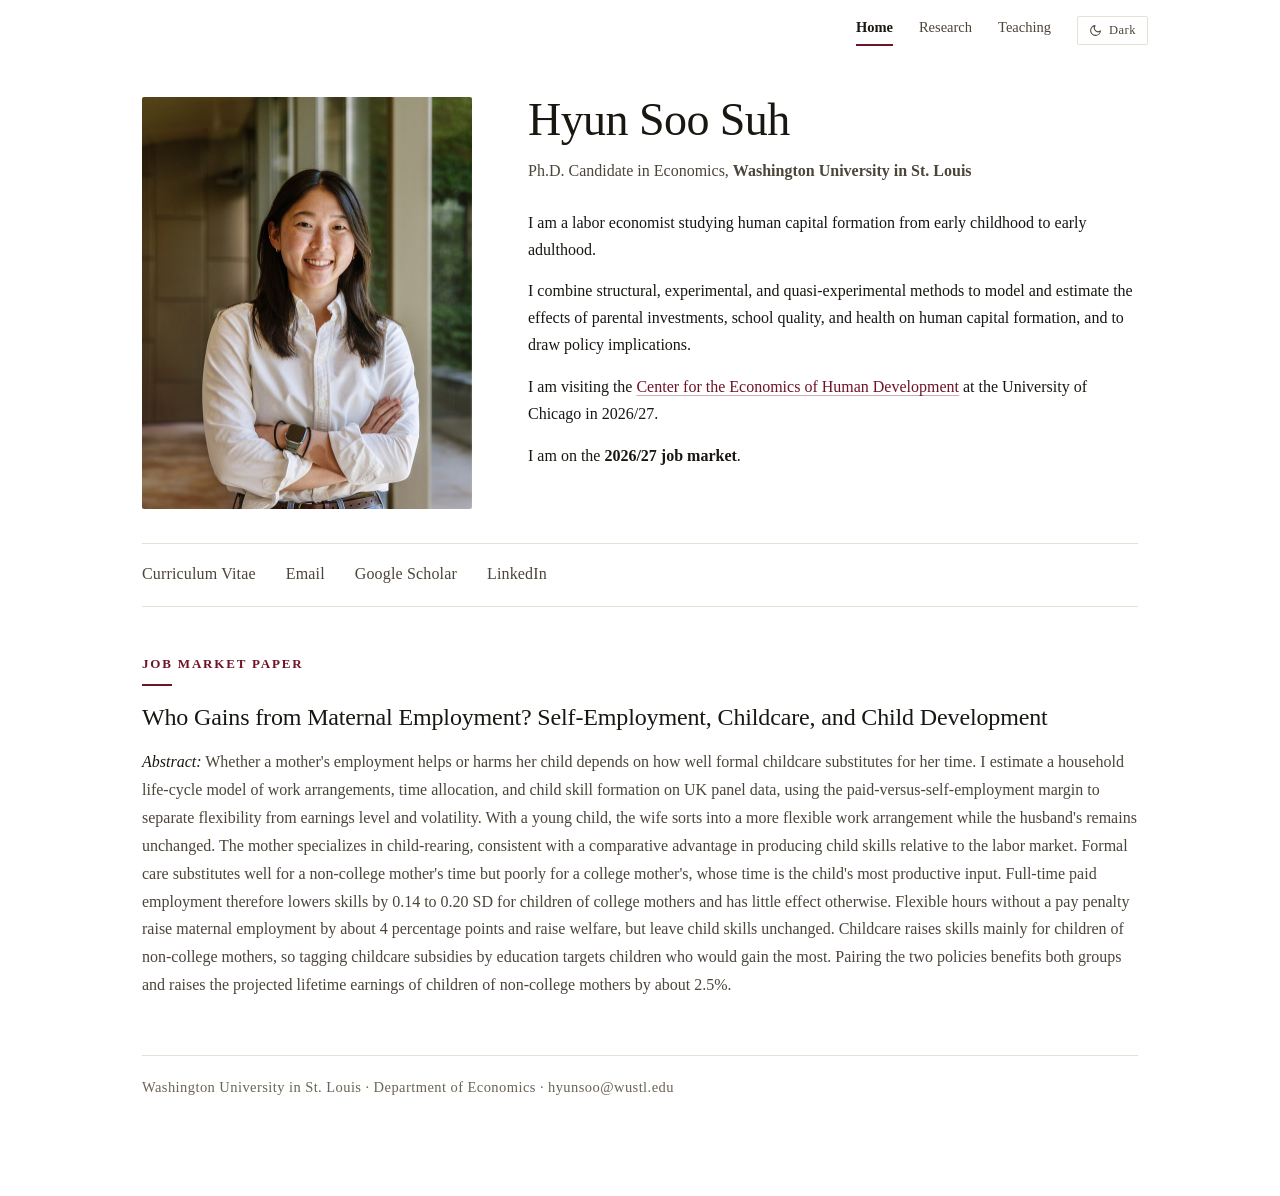
<file: index.html>
<!doctype html>
<html lang="en">
<head>
<meta charset="utf-8">
<meta name="viewport" content="width=device-width, initial-scale=1">
<title>Hyun Soo Suh</title>
<meta name="description" content="Hyun Soo Suh — Ph.D. Candidate in Economics, Washington University in St. Louis. Labor economist studying human capital formation from early childhood to early adulthood.">
<link rel="icon" href="/favicon.ico?v=3" sizes="any">
<link rel="icon" type="image/png" sizes="32x32" href="/favicon-32.png?v=3">
<link rel="icon" type="image/png" sizes="16x16" href="/favicon-16.png?v=3">
<link rel="apple-touch-icon" href="/apple-touch-icon.png?v=3">
<link rel="stylesheet" href="style.css?v=11">
<script>try{var t=localStorage.getItem("theme");if(t)document.documentElement.setAttribute("data-theme",t);}catch(e){}</script>
<style>
/* fonts and colours come from style.css; page layout lives here */

/* Palatino has only Regular and Bold — weight 500 would render as Regular,
   so anything meant to look emphasised has to go to 600/700. */
strong, b { font-weight: 700; }
.mast-name { font-weight: 400 !important; letter-spacing: -0.012em !important; font-size: 46px !important; }
.mast-role strong,
.mast-bio .market strong { font-weight: 700 !important; }
.ed-jmp h2 { font-weight: 400 !important; letter-spacing: -0.006em !important; }
.ed-jmp .eyebrow { font-weight: 600 !important; }
.topbar a.here { font-weight: 600; }
.rail-role strong, .paper h3, .inst { font-weight: 600; }

/* Palatino runs a little wide, so give the text a hair more room */
.mast-bio p { font-size: 16px !important; }

/* ===== BIG PORTRAIT: large face, description alongside ===== */

.ed { max-width: 1060px; margin: 0 auto; padding: 34px 32px 96px; }

/* ---- masthead: everything about you, beside the portrait ---- */
.masthead {
  display: grid;
  grid-template-columns: 330px minmax(0, 1fr);
  gap: 56px;
  align-items: start;
  padding-bottom: 34px;
}
.mast-name {
  font-family: var(--serif);
  font-size: 54px;
  font-weight: 500;
  line-height: 1.02;
  letter-spacing: -0.022em;
  margin: 0;
  color: var(--ink);
}
.mast-role {
  font-family: var(--serif);
  font-size: 16px;
  line-height: 1.55;
  color: var(--ink-soft);
  margin: 15px 0 0;
}
.mast-role strong { color: inherit; font-weight: 500; }

/* the description now sits in the masthead, next to the face */
.mast-bio { margin: 26px 0 0; }
.mast-bio p { font-family: var(--serif); margin: 0; color: var(--ink); }
/* all four sentences: one size, one colour */
.mast-bio p {
  font-size: 17.5px;
  line-height: 1.68;
  color: var(--ink);
}
.mast-bio p + p { margin-top: 15px; }
.mast-bio .market strong { font-weight: 500; color: inherit; }
.mast-bio .visiting-line a { color: var(--accent); }

/* ---- the portrait, at proper scale ---- */
.mast-portrait {
  width: 330px;
  aspect-ratio: 4 / 5;
  object-fit: cover;
  display: block;
  border-radius: 2px;
}

/* ---- link row ---- */
.ed-links {
  display: flex;
  flex-wrap: wrap;
  gap: 0 30px;
  padding: 15px 0;
  border-top: 1px solid var(--rule);
  border-bottom: 1px solid var(--rule);
}
.ed-links a {
  font-family: var(--serif);
  font-size: 16px;            /* same as the Ph.D. Candidate line */
  letter-spacing: 0.01em;
  color: var(--ink-soft);
  text-decoration: none;
  padding: 2px 0;
  border-bottom: 1px solid transparent;
  transition: color .15s ease, border-color .15s ease;
}
.ed-links a:hover { color: var(--accent); border-bottom-color: color-mix(in srgb, var(--accent) 45%, transparent); }
@media (prefers-reduced-motion: reduce) { .ed-links a { transition: none; } }

/* ---- job market paper ---- */
.ed-jmp { margin-top: 46px; max-width: none; }
.ed-jmp .eyebrow {
  margin-bottom: 16px; color: var(--accent);
  border-bottom: none; padding-bottom: 0; letter-spacing: 0.14em;
}
.ed-jmp .eyebrow::after {
  content: ""; display: block; width: 30px; height: 2px;
  background: var(--accent); margin-top: 10px;
}
.ed-jmp h2 {
  font-family: var(--serif);
  font-size: 24px; font-weight: 500;
  line-height: 1.26; letter-spacing: -0.008em;
  margin: 0 0 16px;
}
.ed-jmp h2 a { color: var(--ink); text-decoration: none; }
.ed-jmp h2 a:hover { color: var(--accent); }
.ed-jmp .abstract {
  font-family: var(--serif);
  font-size: 16px; line-height: 1.74;
  color: var(--ink-soft); margin: 0;
}
.ed-jmp .abstract .lbl { font-style: italic; color: var(--ink); }

.ed footer { margin-top: 56px; max-width: none; font-size: 14.5px; }

@media (max-width: 900px) {
  .masthead { grid-template-columns: 250px minmax(0, 1fr); gap: 36px; }
  .mast-portrait { width: 250px; }
  .mast-name { font-size: 40px !important; }
}
@media (max-width: 680px) {
  .ed { padding: 26px 22px 72px; }
  .masthead { grid-template-columns: 1fr; gap: 26px; }
  .mast-portrait { width: 100%; max-width: 320px; }
  .mast-name { font-size: 34px !important; }
  .mast-bio p { font-size: 16px; }
  .ed-jmp h2 { font-size: 21px; }
}
</style>
</head>
<body>

<header class="topbar">
  <nav aria-label="Pages">
    <a href="index.html" class="here">Home</a>
    <a href="research.html">Research</a>
    <a href="teaching.html">Teaching</a>
  </nav>
  <button id="theme-toggle" class="theme-toggle" type="button" aria-label="Switch colour theme"></button>
</header>

<div class="ed">

  <header class="masthead">
    <img class="mast-portrait" src="headshot.jpg?v=2" alt="Hyun Soo Suh">
    <div>
      <h1 class="mast-name">Hyun Soo Suh</h1>
      <p class="mast-role">Ph.D. Candidate in Economics, <strong>Washington University in St.&nbsp;Louis</strong></p>
      <div class="mast-bio">
        <p class="lede">I am a labor economist studying human capital formation from early childhood to early adulthood.</p>
        <p class="sub">I combine structural, experimental, and quasi-experimental methods to model and estimate the effects of parental investments, school quality, and health on human capital formation, and to draw policy implications.</p>
        <p class="visiting-line">I am visiting the <a href="https://cehd.uchicago.edu" target="_blank" rel="noopener">Center for the Economics of Human Development</a> at the University of Chicago in 2026/27.</p>
        <p class="market">I am on the <strong>2026/27 job market</strong>.</p>
      </div>
    </div>
  </header>

  <nav class="ed-links" aria-label="Profiles and documents">
    <a href="CV_Suh.pdf">Curriculum Vitae</a>
    <a href="mailto:hyunsoo@wustl.edu">Email</a>
    <a href="https://scholar.google.com/citations?user=-Q9oI1gAAAAJ&amp;hl=en" target="_blank" rel="noopener">Google Scholar</a>
    <a href="https://www.linkedin.com/in/hyun-soo-suh-23a05813a/" target="_blank" rel="noopener">LinkedIn</a>
  </nav>

  <main>
    <section class="ed-jmp">
      <p class="eyebrow">Job Market Paper</p>
      <h2><a href="JMP_Suh.pdf">Who Gains from Maternal Employment? Self-Employment, Childcare, and Child Development</a></h2>
      <p class="abstract"><span class="lbl">Abstract:</span> Whether a mother's employment helps or harms her child depends on how well formal childcare substitutes for her time. I estimate a household life-cycle model of work arrangements, time allocation, and child skill formation on UK panel data, using the paid-versus-self-employment margin to separate flexibility from earnings level and volatility. With a young child, the wife sorts into a more flexible work arrangement while the husband's remains unchanged. The mother specializes in child-rearing, consistent with a comparative advantage in producing child skills relative to the labor market. Formal care substitutes well for a non-college mother's time but poorly for a college mother's, whose time is the child's most productive input. Full-time paid employment therefore lowers skills by 0.14 to 0.20 SD for children of college mothers and has little effect otherwise. Flexible hours without a pay penalty raise maternal employment by about 4 percentage points and raise welfare, but leave child skills unchanged. Childcare raises skills mainly for children of non-college mothers, so tagging childcare subsidies by education targets children who would gain the most. Pairing the two policies benefits both groups and raises the projected lifetime earnings of children of non-college mothers by about 2.5%.</p>
    </section>

    <footer>Washington University in St. Louis · Department of Economics · hyunsoo@wustl.edu</footer>
  </main>
</div>

<script>
(function () {
  var root = document.documentElement, btn = document.getElementById("theme-toggle");
  if (!btn) return;
  var MOON = '<svg viewBox="0 0 24 24" fill="none" stroke="currentColor" stroke-width="2" stroke-linecap="round" stroke-linejoin="round" aria-hidden="true"><path d="M21 12.79A9 9 0 1 1 11.21 3 7 7 0 0 0 21 12.79z"/></svg>',
      SUN  = '<svg viewBox="0 0 24 24" fill="none" stroke="currentColor" stroke-width="2" stroke-linecap="round" stroke-linejoin="round" aria-hidden="true"><circle cx="12" cy="12" r="4"/><path d="M12 2v2M12 20v2M4.9 4.9l1.4 1.4M17.7 17.7l1.4 1.4M2 12h2M20 12h2M6.3 17.7l-1.4 1.4M19.1 4.9l-1.4 1.4"/></svg>';
  function current(){ return root.getAttribute("data-theme") || "light"; }
  function render(){ var d = current()==="dark"; btn.innerHTML = (d?SUN:MOON) + "<span>" + (d?"Light":"Dark") + "</span>"; }
  btn.addEventListener("click", function(){ var n = current()==="dark"?"light":"dark"; root.setAttribute("data-theme", n); try{localStorage.setItem("theme",n);}catch(e){} render(); });
  render();
})();
(function(){ var bar=document.querySelector('.topbar'); if(!bar) return;
  var on=function(){ bar.classList.toggle('scrolled', window.scrollY>4); };
  addEventListener('scroll', on, {passive:true}); on(); })();

</script>
</body>
</html>
</file>
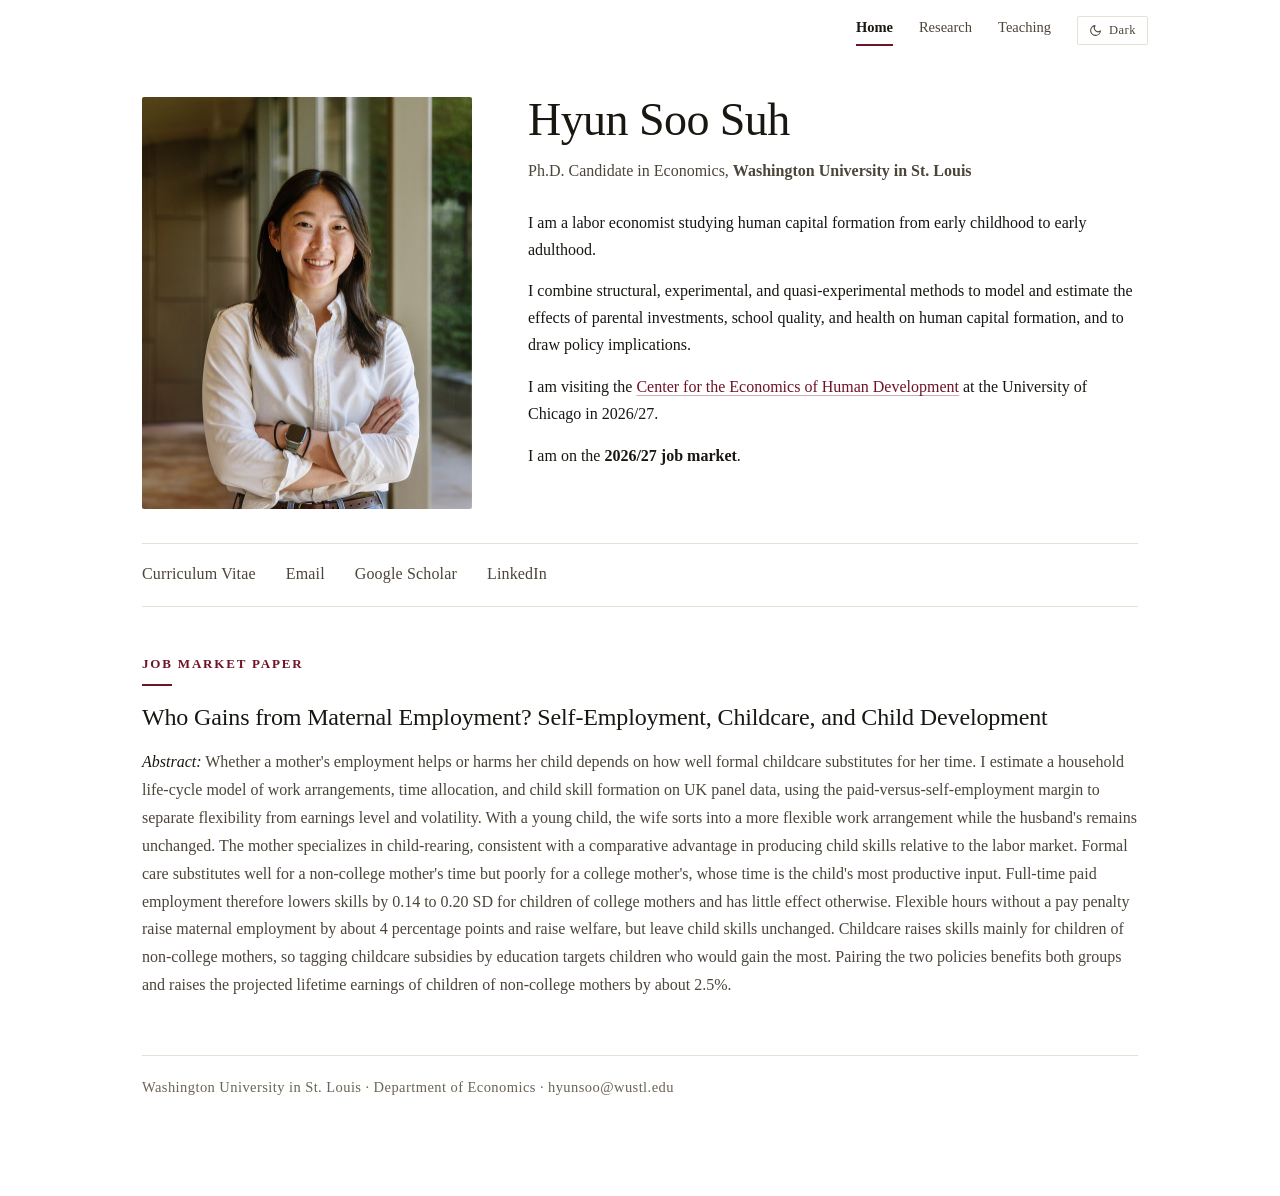
<file: about.html>
<!doctype html>
<html lang="en">
<head>
<meta charset="utf-8">
<meta http-equiv="refresh" content="0; url=/">
<link rel="canonical" href="https://www.hyunsoosuh.com/">
<title>Hyun Soo Suh</title>
<script>location.replace("/");</script>
</head>
<body style="font-family:system-ui,sans-serif;padding:2rem">
<p>Redirecting to <a href="/">www.hyunsoosuh.com</a>&hellip;</p>
</body>
</html>
</file>
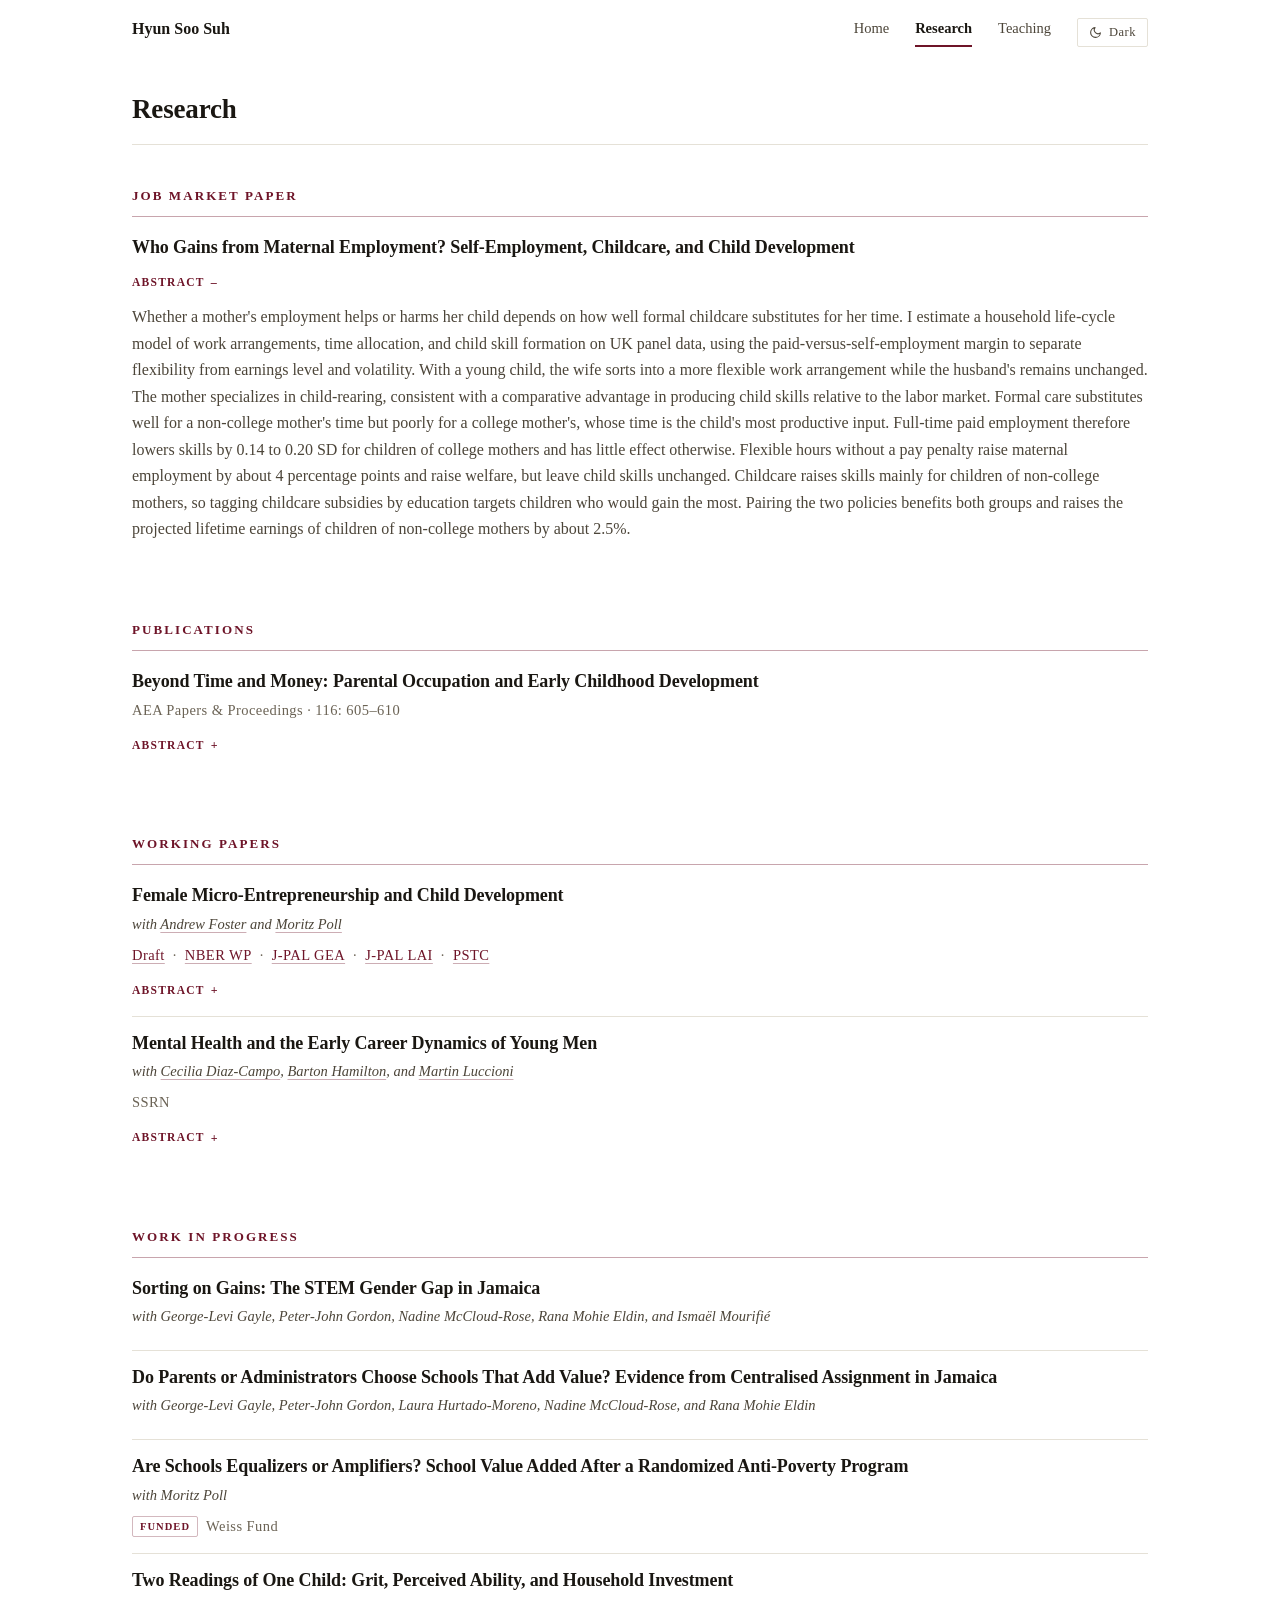
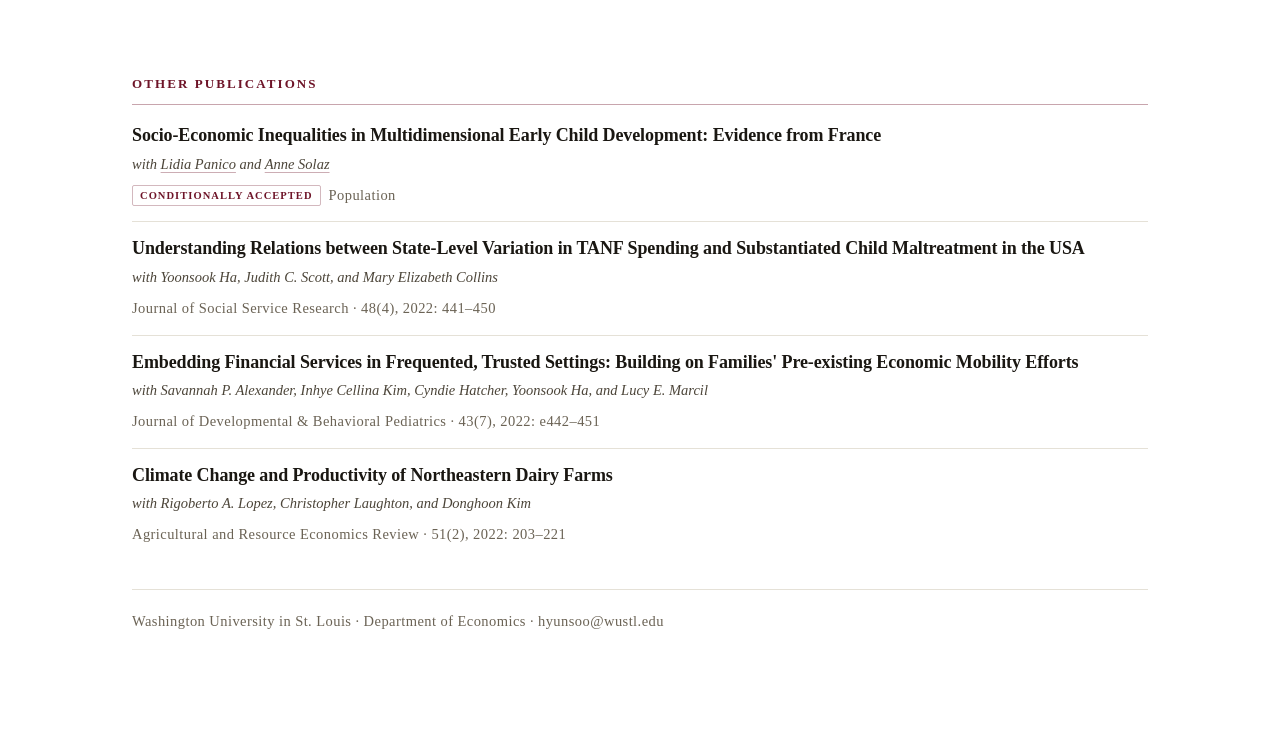
<file: research.html>
<!doctype html>
<html lang="en">
<head>
<meta charset="utf-8">
<meta name="viewport" content="width=device-width, initial-scale=1">
<title>Research — Hyun Soo Suh</title>
<meta name="description" content="Publications, working papers, and work in progress by Hyun Soo Suh, labor economist at Washington University in St. Louis.">
<link rel="icon" href="/favicon.ico?v=3" sizes="any">
<link rel="icon" type="image/png" sizes="32x32" href="/favicon-32.png?v=3">
<link rel="icon" type="image/png" sizes="16x16" href="/favicon-16.png?v=3">
<link rel="apple-touch-icon" href="/apple-touch-icon.png?v=3">
<link rel="stylesheet" href="style.css?v=11">
<script>try{var t=localStorage.getItem("theme");if(t)document.documentElement.setAttribute("data-theme",t);}catch(e){}</script>
</head>
<body>

<header class="topbar">
  <a class="topbar-name" href="index.html">Hyun Soo Suh</a>
  <nav aria-label="Pages">
    <a href="index.html">Home</a>
    <a href="research.html" class="here">Research</a>
    <a href="teaching.html">Teaching</a>
  </nav>
  <button id="theme-toggle" class="theme-toggle" type="button" aria-label="Switch colour theme"></button>
</header>

<div class="shell wide">


  <main class="main">
    <p class="page-title">Research</p>
    <section id="job-market-paper">
      <!-- ========== JOB MARKET PAPER ========== -->
      <p class="eyebrow">Job Market Paper</p>
      <div class="papers">
        <article class="paper">
          <h3><a href="JMP_Suh.pdf">Who Gains from Maternal Employment? Self-Employment, Childcare, and Child Development</a></h3>
          <details class="abs" open><summary>Abstract</summary><p>Whether a mother's employment helps or harms her child depends on how well formal childcare substitutes for her time. I estimate a household life-cycle model of work arrangements, time allocation, and child skill formation on UK panel data, using the paid-versus-self-employment margin to separate flexibility from earnings level and volatility. With a young child, the wife sorts into a more flexible work arrangement while the husband's remains unchanged. The mother specializes in child-rearing, consistent with a comparative advantage in producing child skills relative to the labor market. Formal care substitutes well for a non-college mother's time but poorly for a college mother's, whose time is the child's most productive input. Full-time paid employment therefore lowers skills by 0.14 to 0.20 SD for children of college mothers and has little effect otherwise. Flexible hours without a pay penalty raise maternal employment by about 4 percentage points and raise welfare, but leave child skills unchanged. Childcare raises skills mainly for children of non-college mothers, so tagging childcare subsidies by education targets children who would gain the most. Pairing the two policies benefits both groups and raises the projected lifetime earnings of children of non-college mothers by about 2.5%.</p></details>
        </article>
      </div>
    </section>
    <section id="research">
      <!-- ========== PUBLICATIONS ========== -->
      <p class="eyebrow">Publications</p>
      <div class="papers">
        <article class="paper">
          <h3><a href="https://www.aeaweb.org/articles?id=10.1257/pandp.20261122" target="_blank" rel="noopener">Beyond Time and Money: Parental Occupation and Early Childhood Development</a></h3>
          <p class="venue">AEA Papers &amp; Proceedings · 116: 605–610</p>
        
          <details class="abs"><summary>Abstract</summary><p>This paper examines how parental occupation shapes early cognitive and noncognitive child development. Using the Millennium Cohort Study and the British Household Panel Survey, I document that parents allocate time in home production and market work differently across occupations. Estimating a system of simultaneous equations through three-stage least squares, I find that parental occupation is an important determinant of child skill formation beyond time and money: Maternal employment is associated with higher cognitive and noncognitive skills, while paternal self-employment is associated with higher noncognitive skills. Returns to parental time are higher among college-educated parents, consistent with skill-biased parenting.</p></details>
        </article>
      </div>
    </section>
    <section id="working-papers">
      <!-- ========== WORKING PAPERS  (add new papers here) ========== -->
      <p class="eyebrow">Working Papers</p>
      <div class="papers">
        <article class="paper">
          <h3><a href="https://www.nber.org/papers/w35710" target="_blank" rel="noopener">Female Micro-Entrepreneurship and Child Development</a></h3>
          <p class="coauthors">with <a href="https://afosterri.org/afoster/" target="_blank" rel="noopener">Andrew Foster</a> and <a href="https://www.moritz-poll.com/" target="_blank" rel="noopener">Moritz Poll</a></p>
          <p class="venue"><a href="https://drive.google.com/file/d/1DCKyEs81x2a0I8SljfA-ziqK8R-jeJ0N/view" target="_blank" rel="noopener">Draft</a> · <a href="https://www.nber.org/papers/w35710" target="_blank" rel="noopener">NBER WP</a> · <a href="https://www.povertyactionlab.org/initiative-project/female-micro-entrepreneurship-and-child-development" target="_blank" rel="noopener">J-PAL GEA</a> · <a href="https://www.povertyactionlab.org/initiative-project/child-focused-ultra-poor-graduation" target="_blank" rel="noopener">J-PAL LAI</a> · <a href="https://pstc.brown.edu/news/2025-11-26/micro-enterprise-support-moms-malawi" target="_blank" rel="noopener">PSTC</a></p>
        
          <details class="abs"><summary>Abstract</summary><p>Ultra-poor graduation programs (UPG) reliably reduce extreme poverty among adult recipients, yet their intergenerational effects on children remain largely undocumented. We study a child-focused UPG in rural Malawi that augments the standard graduation bundle with early childhood development (ECD) training, targeting mothers with young children in a population that is both severely stunted and approximately 1 SD behind international benchmarks on cognitive and non-cognitive development. In an RCT of 1,872 households, we show that the intervention raises child development by 0.16 to 0.26 SD within one year but has no significant effects on anthropometrics. Behind the impacts is a broad shift in parental inputs and behaviors. The results demonstrate that a child-focused anti-poverty program can generate child development gains that have not been documented in comparable programs without a child focus.</p></details>
        </article>
        <article class="paper">
          <h3><a href="https://papers.ssrn.com/sol3/papers.cfm?abstract_id=5429296" target="_blank" rel="noopener">Mental Health and the Early Career Dynamics of Young Men</a></h3>
          <p class="coauthors">with <a href="https://sites.google.com/view/ceciliadiazcampo" target="_blank" rel="noopener">Cecilia Diaz-Campo</a>, <a href="https://www.bartonhamilton.com/" target="_blank" rel="noopener">Barton Hamilton</a>, and <a href="https://sites.google.com/view/martinluccioni" target="_blank" rel="noopener">Martin Luccioni</a></p>
          <p class="venue">SSRN</p>
        
          <details class="abs"><summary>Abstract</summary><p>Does poor health scar early-career labor market trajectories, and does resilience help recovery? Using longitudinal data from HILDA and treating adverse life events as plausibly exogenous health shocks, we estimate a dynamic discrete choice model of mental and physical health evolution and its two-way interaction with schooling and employment decisions, allowing for unobserved heterogeneity in productivity and resilience. Poor mental health reduces full-time employment, raises non-employment, and leaves persistent earnings scars. Resilience determines the speed of recovery: low-resilience individuals rebound more slowly, remain more exposed to transitory disruptions, and are willing to pay more to avoid the early-adulthood mental health dip. Mental health follows a U-shape over early adulthood, and willingness to pay peaks where it is lowest. Always-good mental health raises lifetime welfare by 65.8% of lifetime consumption; the dip alone costs low-resilience individuals 6.0%. Mental health support targeted at low-resilience youth yields the largest welfare gains.</p></details>
        </article>
      </div>
    </section>
    <section id="wip">
      <!-- ========== WORK IN PROGRESS ========== -->
      <p class="eyebrow">Work in Progress</p>
      <div class="papers">
        <article class="paper">
          <h3>Sorting on Gains: The STEM Gender Gap in Jamaica</h3>
          <p class="coauthors">with George-Levi Gayle, Peter-John Gordon, Nadine McCloud-Rose, Rana Mohie Eldin, and Ismaël Mourifié</p>
        </article>
        <article class="paper">
          <h3>Do Parents or Administrators Choose Schools That Add Value? Evidence from Centralised Assignment in Jamaica</h3>
          <p class="coauthors">with George-Levi Gayle, Peter-John Gordon, Laura Hurtado-Moreno, Nadine McCloud-Rose, and Rana Mohie Eldin</p>
        </article>
        <article class="paper">
          <h3>Are Schools Equalizers or Amplifiers? School Value&nbsp;Added After a Randomized Anti-Poverty Program</h3>
          <p class="coauthors">with Moritz Poll</p>
          <p class="venue"><span class="status">Funded</span> Weiss Fund</p>
        </article>
        <article class="paper">
          <h3>Two Readings of One Child: Grit, Perceived Ability, and Household Investment</h3>
        </article>
      </div>
    </section>
    <section id="other">
      <!-- ========== OTHER PUBLICATIONS ========== -->
      <p class="eyebrow">Other Publications</p>
      <div class="papers">
        <article class="paper">
          <h3>Socio-Economic Inequalities in Multidimensional Early Child Development: Evidence from France</h3>
          <p class="coauthors">with <a href="https://sites.google.com/site/lidiapanico00/home" target="_blank" rel="noopener">Lidia Panico</a> and <a href="https://annesolaz.site.ined.fr/en/" target="_blank" rel="noopener">Anne Solaz</a></p>
          <p class="venue"><span class="status">Conditionally accepted</span> Population</p>
        </article>
        <article class="paper">
          <h3><a href="https://www.tandfonline.com/doi/full/10.1080/01488376.2022.2078456" target="_blank" rel="noopener">Understanding Relations between State-Level Variation in TANF Spending and Substantiated Child Maltreatment in the USA</a></h3>
          <p class="coauthors">with Yoonsook Ha, Judith C. Scott, and Mary Elizabeth Collins</p>
          <p class="venue">Journal of Social Service Research · 48(4), 2022: 441–450</p>
        </article>
        <article class="paper">
          <h3><a href="https://pubmed.ncbi.nlm.nih.gov/35943377/" target="_blank" rel="noopener">Embedding Financial Services in Frequented, Trusted Settings: Building on Families' Pre-existing Economic Mobility Efforts</a></h3>
          <p class="coauthors">with Savannah P. Alexander, Inhye Cellina Kim, Cyndie Hatcher, Yoonsook Ha, and Lucy E. Marcil</p>
          <p class="venue">Journal of Developmental &amp; Behavioral Pediatrics · 43(7), 2022: e442–451</p>
        </article>
        <article class="paper">
          <h3><a href="https://doi.org/10.1017/age.2022.2" target="_blank" rel="noopener">Climate Change and Productivity of Northeastern Dairy Farms</a></h3>
          <p class="coauthors">with Rigoberto A. Lopez, Christopher Laughton, and Donghoon Kim</p>
          <p class="venue">Agricultural and Resource Economics Review · 51(2), 2022: 203–221</p>
        </article>
      </div>
    </section>
    <footer>Washington University in St. Louis · Department of Economics · hyunsoo@wustl.edu</footer>
  </main>
</div>

<script>
(function () {
  var root = document.documentElement,
      btn  = document.getElementById("theme-toggle");
  if (!btn) return;            // no toggle on this page; the stored choice still applies

  var MOON = '<svg viewBox="0 0 24 24" fill="none" stroke="currentColor" stroke-width="2" stroke-linecap="round" stroke-linejoin="round" aria-hidden="true"><path d="M21 12.79A9 9 0 1 1 11.21 3 7 7 0 0 0 21 12.79z"/></svg>',
      SUN  = '<svg viewBox="0 0 24 24" fill="none" stroke="currentColor" stroke-width="2" stroke-linecap="round" stroke-linejoin="round" aria-hidden="true"><circle cx="12" cy="12" r="4"/><path d="M12 2v2M12 20v2M4.9 4.9l1.4 1.4M17.7 17.7l1.4 1.4M2 12h2M20 12h2M6.3 17.7l-1.4 1.4M19.1 4.9l-1.4 1.4"/></svg>';

  function current() {
    return root.getAttribute("data-theme") || "light";
  }
  function render() {
    var dark = current() === "dark";
    btn.innerHTML = (dark ? SUN : MOON) + "<span>" + (dark ? "Light" : "Dark") + "</span>";
    btn.setAttribute("aria-label", "Switch to " + (dark ? "light" : "dark") + " mode");
  }
  btn.addEventListener("click", function () {
    var next = current() === "dark" ? "light" : "dark";
    root.setAttribute("data-theme", next);
    try { localStorage.setItem("theme", next); } catch (e) {}
    render();
  });
  render();
})();

(function(){
  var bar=document.querySelector('.topbar');
  if(!bar) return;
  var on=function(){ bar.classList.toggle('scrolled', window.scrollY>4); };
  addEventListener('scroll', on, {passive:true}); on();
})();
</script>
</body>
</html>
</file>
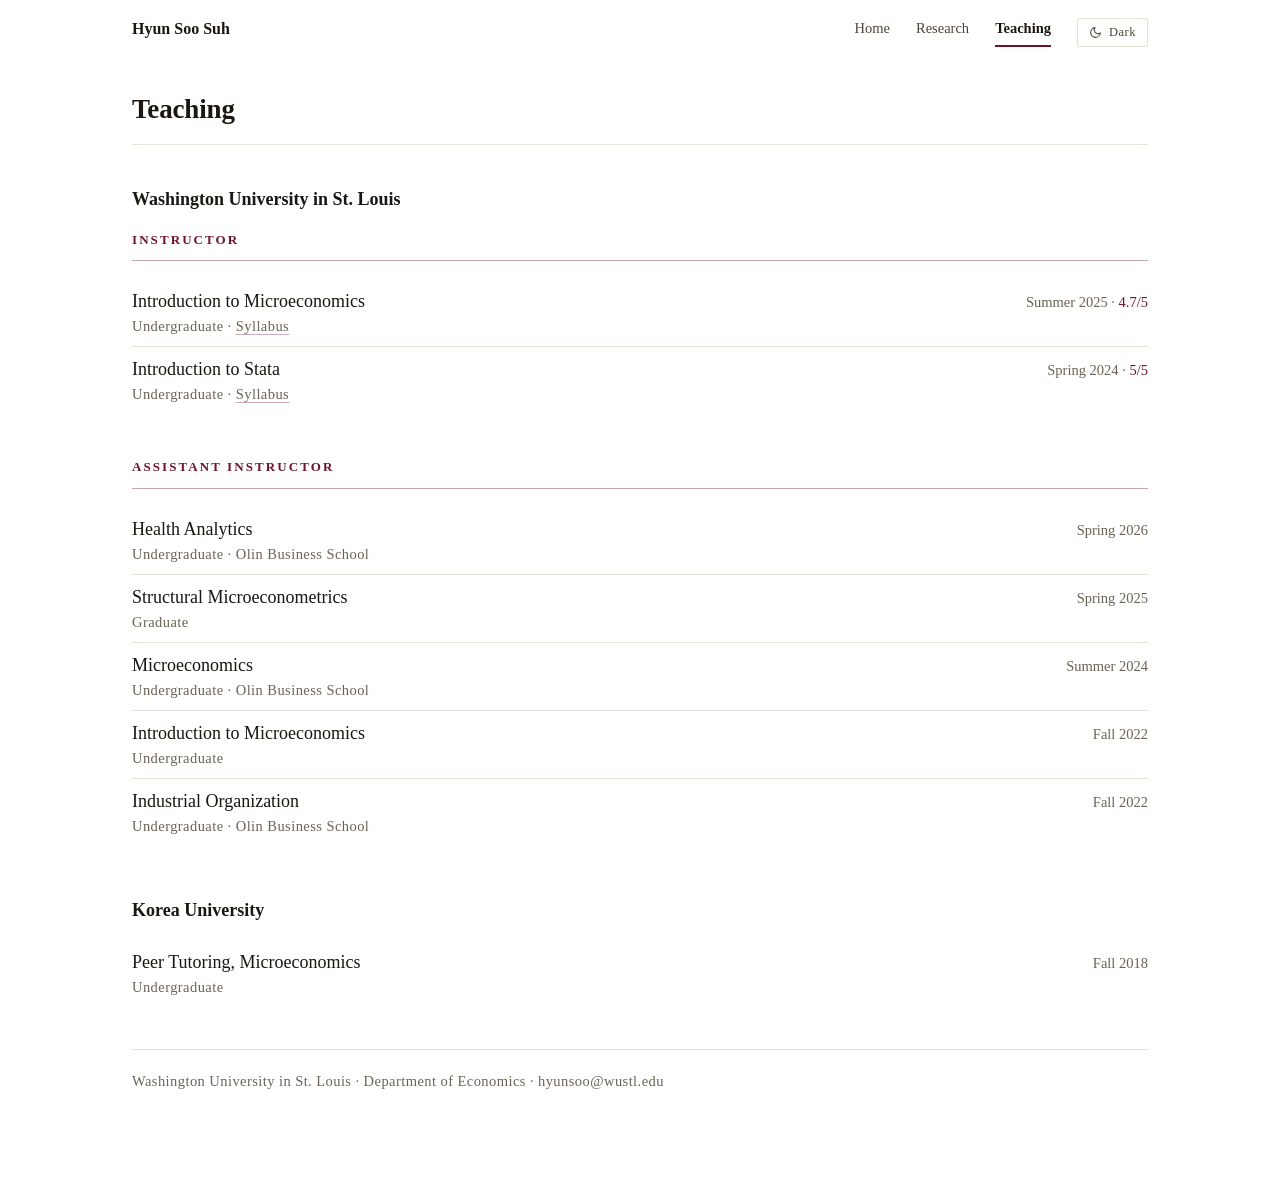
<file: teaching.html>
<!doctype html>
<html lang="en">
<head>
<meta charset="utf-8">
<meta name="viewport" content="width=device-width, initial-scale=1">
<title>Teaching — Hyun Soo Suh</title>
<meta name="description" content="Teaching experience and syllabi of Hyun Soo Suh at Washington University in St. Louis.">
<link rel="icon" href="/favicon.ico?v=3" sizes="any">
<link rel="icon" type="image/png" sizes="32x32" href="/favicon-32.png?v=3">
<link rel="icon" type="image/png" sizes="16x16" href="/favicon-16.png?v=3">
<link rel="apple-touch-icon" href="/apple-touch-icon.png?v=3">
<link rel="stylesheet" href="style.css?v=11">
<script>try{var t=localStorage.getItem("theme");if(t)document.documentElement.setAttribute("data-theme",t);}catch(e){}</script>
</head>
<body>

<header class="topbar">
  <a class="topbar-name" href="index.html">Hyun Soo Suh</a>
  <nav aria-label="Pages">
    <a href="index.html">Home</a>
    <a href="research.html">Research</a>
    <a href="teaching.html" class="here">Teaching</a>
  </nav>
  <button id="theme-toggle" class="theme-toggle" type="button" aria-label="Switch colour theme"></button>
</header>

<div class="shell wide">


  <main class="main">
    <p class="page-title">Teaching</p>
    <section id="teaching">
      <!-- ========== TEACHING ========== -->

      <div class="teach-block">
        <h3 class="inst">Washington University in St. Louis</h3>

        <p class="role-label">Instructor</p>
        <div class="courses">
          <div class="course">
            <div class="cname">Introduction to Microeconomics<span class="cdetail">Undergraduate · <a href="Syllabus_Micro_Suh.pdf">Syllabus</a></span></div>
            <div class="cmeta">Summer 2025 · <span class="score">4.7/5</span></div>
          </div>
          <div class="course">
            <div class="cname">Introduction to Stata<span class="cdetail">Undergraduate · <a href="Syllabus_Stata_Suh.pdf">Syllabus</a></span></div>
            <div class="cmeta">Spring 2024 · <span class="score">5/5</span></div>
          </div>
        </div>

        <p class="role-label">Assistant Instructor</p>
        <div class="courses">
          <div class="course">
            <div class="cname">Health Analytics<span class="cdetail">Undergraduate · Olin Business School</span></div>
            <div class="cmeta">Spring 2026</div>
          </div>
          <div class="course">
            <div class="cname">Structural Microeconometrics<span class="cdetail">Graduate</span></div>
            <div class="cmeta">Spring 2025</div>
          </div>
          <div class="course">
            <div class="cname">Microeconomics<span class="cdetail">Undergraduate · Olin Business School</span></div>
            <div class="cmeta">Summer 2024</div>
          </div>
          <div class="course">
            <div class="cname">Introduction to Microeconomics<span class="cdetail">Undergraduate</span></div>
            <div class="cmeta">Fall 2022</div>
          </div>
          <div class="course">
            <div class="cname">Industrial Organization<span class="cdetail">Undergraduate · Olin Business School</span></div>
            <div class="cmeta">Fall 2022</div>
          </div>
        </div>
      </div>

      <div class="teach-block">
        <h3 class="inst">Korea University</h3>
        <div class="courses">
          <div class="course">
            <div class="cname">Peer Tutoring, Microeconomics<span class="cdetail">Undergraduate</span></div>
            <div class="cmeta">Fall 2018</div>
          </div>
        </div>
      </div>
    </section>
    <footer>Washington University in St. Louis · Department of Economics · hyunsoo@wustl.edu</footer>
  </main>
</div>

<script>
(function () {
  var root = document.documentElement,
      btn  = document.getElementById("theme-toggle");
  if (!btn) return;            // no toggle on this page; the stored choice still applies

  var MOON = '<svg viewBox="0 0 24 24" fill="none" stroke="currentColor" stroke-width="2" stroke-linecap="round" stroke-linejoin="round" aria-hidden="true"><path d="M21 12.79A9 9 0 1 1 11.21 3 7 7 0 0 0 21 12.79z"/></svg>',
      SUN  = '<svg viewBox="0 0 24 24" fill="none" stroke="currentColor" stroke-width="2" stroke-linecap="round" stroke-linejoin="round" aria-hidden="true"><circle cx="12" cy="12" r="4"/><path d="M12 2v2M12 20v2M4.9 4.9l1.4 1.4M17.7 17.7l1.4 1.4M2 12h2M20 12h2M6.3 17.7l-1.4 1.4M19.1 4.9l-1.4 1.4"/></svg>';

  function current() {
    return root.getAttribute("data-theme") || "light";
  }
  function render() {
    var dark = current() === "dark";
    btn.innerHTML = (dark ? SUN : MOON) + "<span>" + (dark ? "Light" : "Dark") + "</span>";
    btn.setAttribute("aria-label", "Switch to " + (dark ? "light" : "dark") + " mode");
  }
  btn.addEventListener("click", function () {
    var next = current() === "dark" ? "light" : "dark";
    root.setAttribute("data-theme", next);
    try { localStorage.setItem("theme", next); } catch (e) {}
    render();
  });
  render();
})();

(function(){
  var bar=document.querySelector('.topbar');
  if(!bar) return;
  var on=function(){ bar.classList.toggle('scrolled', window.scrollY>4); };
  addEventListener('scroll', on, {passive:true}); on();
})();
</script>
</body>
</html>
</file>
<file: style.css>
/* White paper with gold-brown accent (#7C5A22 light / #C79A4A dark) */
  :root {
    --paper:      #FFFFFF;
    --panel:      #F5F2EA;
    --ink:        #1A1712;
    --ink-soft:   #4C4539;
    --ink-faint:  #6B6355;
    --rule:       #E5E1D7;
    --accent:     #7C5A22;
    --accent-ink: #614619;
    --accent-wash:#F7F1E3;

    --serif: "Newsreader", Georgia, "Times New Roman", serif;
    --sans:  "IBM Plex Sans", -apple-system, BlinkMacSystemFont, "Segoe UI", Helvetica, Arial, sans-serif;
    --mono:  "IBM Plex Mono", ui-monospace, SFMono-Regular, Menlo, monospace;
  }

  :root[data-theme="dark"] {
    --paper:      #171511;
    --panel:      #201D17;
    --ink:        #E9E5DC;
    --ink-soft:   #B4AB9E;
    --ink-faint:  #9A9184;
    --rule:       #2F2B23;
    --accent:     #C79A4A;
    --accent-ink: #D9B36A;
    --accent-wash:#241F14;
  }

  * { box-sizing: border-box; }

  body {
    margin: 0;
    background: var(--paper);
    color: var(--ink);
    font-family: var(--sans);
    font-size: 16px;
    line-height: 1.65;
    -webkit-font-smoothing: antialiased;
  }

  a { color: var(--accent); text-decoration-color: color-mix(in srgb, var(--accent) 35%, transparent); text-underline-offset: 3px; }
  a:hover { text-decoration-color: var(--accent); }
  a:focus-visible { outline: 2px solid var(--accent); outline-offset: 3px; border-radius: 2px; }

  .demo-note {
    background: var(--accent-wash);
    color: var(--accent-ink);
    border-bottom: 1px solid color-mix(in srgb, var(--accent) 22%, transparent);
    font-family: var(--sans);
    font-size: 11.5px;
    letter-spacing: 0.04em;
    text-transform: uppercase;
    padding: 10px 24px;
    text-align: center;
  }

  .shell {
    max-width: 1080px;
    margin: 0 auto;
    padding: 56px 32px 96px;
    display: grid;
    grid-template-columns: 268px minmax(0, 1fr);
    gap: 64px;
    align-items: start;
  }

  /* ---------- left rail ---------- */
  .rail { position: sticky; top: 48px; display: flex; flex-direction: column; gap: 22px; }

  .portrait {
    width: 100%;
    aspect-ratio: 4 / 5;
    object-fit: cover;
    display: block;
    border-radius: 2px;
  }

  .rail-name {
    font-family: var(--serif);
    font-size: 30px;
    font-weight: 500;
    line-height: 1.15;
    letter-spacing: -0.01em;
    margin: 0;
    text-wrap: balance;
  }

  .rail-role { color: var(--ink-soft); font-size: 14.5px; line-height: 1.5; margin: 6px 0 0; }
  .rail-role strong { color: var(--ink); font-weight: 500; }

  .rail-links { display: flex; flex-direction: column; gap: 2px; border-top: 1px solid var(--rule); padding-top: 16px; }
  .rail-links a {
    font-family: var(--sans);
    font-size: 14px;
    letter-spacing: 0.02em;
    padding: 5px 0;
    text-decoration: none;
    color: var(--ink-soft);
    display: flex;
    justify-content: space-between;
    align-items: baseline;
    gap: 12px;
  }
  .rail-links a:hover { color: var(--accent); }

  .theme-toggle {
    margin-top: -10px;
    align-self: flex-start;
    display: inline-flex;
    align-items: center;
    gap: 7px;
    padding: 6px 11px;
    background: none;
    border: 1px solid var(--rule);
    border-radius: 2px;
    color: var(--ink-soft);
    font-family: var(--sans);
    font-size: 12.5px;
    letter-spacing: 0.04em;
    cursor: pointer;
    transition: color .15s ease, border-color .15s ease;
  }
  .theme-toggle:hover { color: var(--accent); border-color: color-mix(in srgb, var(--accent) 40%, transparent); }
  .theme-toggle:focus-visible { outline: 2px solid var(--accent); outline-offset: 3px; }
  .theme-toggle svg { width: 13px; height: 13px; flex-shrink: 0; }
  @media (prefers-reduced-motion: reduce) { .theme-toggle { transition: none; } }

  .section-nav {
    display: flex;
    flex-wrap: wrap;
    gap: 8px;
    margin-top: 22px;
  }
  .section-nav a {
    font-family: var(--sans);
    font-size: 11.5px;
    letter-spacing: 0.04em;
    text-decoration: none;
    color: var(--accent);
    border: 1px solid color-mix(in srgb, var(--accent) 32%, transparent);
    padding: 5px 12px;
    border-radius: 2px;
    transition: background .15s ease, color .15s ease, border-color .15s ease;
  }
  .section-nav a:hover { background: var(--accent); color: var(--paper); border-color: var(--accent); }
  .section-nav a:focus-visible { outline: 2px solid var(--accent); outline-offset: 3px; }
  html { scroll-behavior: smooth; }
  section[id] { scroll-margin-top: 28px; }
  @media (prefers-reduced-motion: reduce) {
    html { scroll-behavior: auto; }
    .section-nav a { transition: none; }
  }

  /* ---------- main ---------- */
  section[id] { scroll-margin-top: 24px; }
  .main { display: flex; flex-direction: column; gap: 34px; min-width: 0; }

  .bio { max-width: 632px; }
  .lede { font-size: 18px; line-height: 1.62; margin: 0; }
  .bio p.sub,
  .bio p.visiting-line,
  .bio p.market { margin: 15px 0 0; font-size: 15.5px; color: var(--ink); }
  .bio strong { color: var(--ink); font-weight: 500; }

  .eyebrow {
    font-family: var(--sans);
    font-size: 11.5px;
    font-weight: 500;
    letter-spacing: 0.13em;
    text-transform: uppercase;
    color: var(--ink-faint);
    margin: 0 0 14px;
    padding-bottom: 8px;
    border-bottom: 1px solid var(--rule);
  }

  /* ---------- job market paper ---------- */
  .jmp {
    background: var(--panel);
    border-left: 2px solid var(--accent);
    padding: 26px 28px;
    border-radius: 0 3px 3px 0;
    /* pull left by border + padding so the abstract text lines up with the bio */
    margin-left: -30px;
    max-width: 690px;   /* 632 text + 28 + 28 padding + 2 border */
  }
  .jmp-tag {
    font-family: var(--sans);
    font-size: 11px;
    font-weight: 500;
    letter-spacing: 0.14em;
    text-transform: uppercase;
    color: var(--accent);
    display: block;
    margin-bottom: 12px;
  }
  .jmp-title {
    font-family: var(--serif);
    font-size: 22px;
    font-weight: 500;
    line-height: 1.3;
    margin: 0 0 16px;
  }
  .jmp-title a { color: var(--ink); text-decoration: none; }
  .jmp-title a:hover { color: var(--accent); }
  .jmp .abstract {
    margin: 0;
    font-size: 15px;
    line-height: 1.7;
    color: var(--ink-soft);
  }
  .jmp .abstract .lbl { font-family: var(--serif); font-style: italic; color: var(--ink); }

  .filelinks { display: flex; flex-wrap: wrap; gap: 8px; margin-top: 20px; }
  .filelinks a {
    font-family: var(--sans);
    font-size: 11.5px;
    letter-spacing: 0.04em;
    text-decoration: none;
    color: var(--accent);
    border: 1px solid color-mix(in srgb, var(--accent) 32%, transparent);
    padding: 4px 11px;
    border-radius: 2px;
  }
  .filelinks a:hover { background: var(--accent); color: var(--paper); border-color: var(--accent); }

  /* ---------- paper list ---------- */
  .papers { display: flex; flex-direction: column; }
  .paper { padding: 14px 0; border-bottom: 1px solid var(--rule); }
  .paper:first-child { padding-top: 0; }
  .paper:last-child { border-bottom: none; padding-bottom: 0; }

  .paper h3 {
    font-family: var(--serif);
    font-size: 17.5px;
    font-weight: 500;
    line-height: 1.35;
    margin: 0 0 5px;
    text-wrap: pretty;
  }
  .paper h3 a { color: var(--ink); text-decoration: none; }
  .paper h3 a:hover { color: var(--accent); }

  .coauthors { font-size: 14px; color: var(--ink-soft); margin: 0 0 7px; font-style: italic; }
  .coauthors a { color: var(--ink-soft); }
  .coauthors a:hover { color: var(--accent); }

  .venue {
    font-family: var(--sans);
    font-size: 13.5px;
    letter-spacing: 0.03em;
    color: var(--ink-faint);
    margin: 0;
    display: flex;
    flex-wrap: wrap;
    align-items: center;
    gap: 8px;
  }
  .venue .status {
    color: var(--accent);
    border: 1px solid color-mix(in srgb, var(--accent) 30%, transparent);
    padding: 1px 7px;
    border-radius: 2px;
    text-transform: uppercase;
    font-size: 10.5px;
    letter-spacing: 0.1em;
  }

  .abs { margin-top: 8px; }
  .abs summary {
    font-family: var(--sans);
    font-size: 11.5px;
    font-weight: 500;
    letter-spacing: 0.11em;
    text-transform: uppercase;
    color: var(--accent);
    cursor: pointer;
    list-style: none;
    display: inline-flex;
    align-items: center;
    gap: 6px;
  }
  .abs summary::-webkit-details-marker { display: none; }
  .abs summary::after { content: "+"; font-size: 12px; line-height: 1; }
  .abs[open] summary::after { content: "\2013"; }
  .abs summary:hover { color: var(--ink); }
  .abs summary:focus-visible { outline: 2px solid var(--accent); outline-offset: 3px; border-radius: 2px; }
  .abs p { margin: 10px 0 0; font-size: 14.5px; line-height: 1.66; color: var(--ink-soft); max-width: 64ch; }

  /* ---------- teaching ---------- */
  .inst {
    font-family: var(--serif);
    font-size: 17px;
    font-weight: 500;
    margin: 0 0 14px;
  }
  .inst + .role-label { margin-top: 0; }
  .teach-block + .teach-block { margin-top: 30px; }

  .role-label {
    font-family: var(--sans);
    font-size: 11.5px;
    font-weight: 500;
    letter-spacing: 0.12em;
    text-transform: uppercase;
    color: var(--accent);
    margin: 22px 0 8px;
  }

  .courses { display: flex; flex-direction: column; }
  .course {
    display: grid;
    grid-template-columns: minmax(0,1fr) auto;
    gap: 4px 20px;
    align-items: baseline;
    padding: 9px 0;
    border-bottom: 1px solid var(--rule);
  }
  .course:last-child { border-bottom: none; }
  .course .cname { font-size: 15.5px; line-height: 1.45; }
  .course .cdetail {
    display: block;
    font-family: var(--sans);
    font-size: 12.5px;
    letter-spacing: 0.05em;
    color: var(--ink-faint);
    margin-top: 2px;
  }
  .course .cdetail a { color: var(--ink-faint); }
  .course .cdetail a:hover { color: var(--accent); }
  .course .cmeta {
    font-family: var(--sans);
    font-size: 13px;
    color: var(--ink-faint);
    font-variant-numeric: tabular-nums;
    white-space: nowrap;
  }
  .course .score { color: var(--accent); }

  footer {
    margin-top: 8px;
    padding-top: 20px;
    border-top: 1px solid var(--rule);
    font-family: var(--sans);
    font-size: 13px;
    color: var(--ink-faint);
    letter-spacing: 0.03em;
  }

  @media (max-width: 860px) {
    .shell { grid-template-columns: 1fr; gap: 40px; padding: 36px 22px 72px; }
    .rail { position: static; flex-direction: row; flex-wrap: wrap; align-items: flex-start; gap: 20px; }
    .portrait { width: 132px; flex-shrink: 0; }
    .rail-head { flex: 1 1 240px; }
    .rail-links { flex: 1 1 100%; max-width: 440px; }
    .rail-name { font-size: 27px; }
    .main { gap: 44px; }
    .lede { font-size: 17px; }
    .jmp { padding: 22px 20px; margin-left: 0; max-width: none; }
    .course { grid-template-columns: 1fr; }
    .course .cmeta { margin-top: 2px; }
  }


/* name in the sidebar links home, but should not look like a link */
.rail-name a { color: inherit; text-decoration: none; }
.rail-name a:hover { color: var(--accent); }
/* pages without the portrait: keep the sidebar from sitting too high */
.rail:not(:has(.portrait)) .rail-head { padding-top: 2px; }

/* ---------- top bar ---------- */
.topbar {
  position: sticky;
  top: 0;
  z-index: 20;
  background: var(--paper);
  border-bottom: 1px solid transparent;
  padding: 16px 32px;
  display: flex;
  justify-content: flex-end;
}
.topbar.scrolled { border-bottom-color: var(--rule); }
.topbar nav { display: flex; justify-content: flex-end; }
.topbar { align-items: center; max-width: 1080px; margin: 0 auto; }
.topbar nav { gap: 26px; }
.topbar a {
  font-family: var(--sans);
  font-size: 14.5px;
  color: var(--ink-soft);
  text-decoration: none;
  padding-bottom: 4px;
  border-bottom: 2px solid transparent;
  transition: color .15s ease, border-color .15s ease;
}
.topbar a:hover { color: var(--accent); border-bottom-color: color-mix(in srgb, var(--accent) 45%, transparent); }
.topbar a.here { color: var(--ink); border-bottom-color: var(--accent); }
.topbar a:focus-visible { outline: 2px solid var(--accent); outline-offset: 3px; border-radius: 2px; }
.shell { padding-top: 22px; }
@media (max-width: 860px) {
  .topbar { padding: 14px 22px; flex-wrap: wrap; gap: 10px; }
    .shell.wide { max-width: none; }
  .topbar nav { justify-content: flex-start; }
  .topbar nav { gap: 20px; }
  .shell { padding-top: 22px; }
}
@media (prefers-reduced-motion: reduce) { .topbar a { transition: none; } }


  /* ---------- content pages: no sidebar ---------- */
  .shell.wide { grid-template-columns: minmax(0, 1fr); max-width: 1080px; }
  .topbar-name {
    font-family: var(--serif);
    font-size: 17px;
    font-weight: 500;
    color: var(--ink);
    text-decoration: none;
    margin-right: auto;
  }
  .topbar-name:hover { color: var(--accent); }
  .topbar .theme-toggle { margin: 0 0 0 26px; align-self: center; }
  /* keep prose at a readable measure even in the wider column */
  .shell.wide .abs p { max-width: none; }

  /* ---------- page heading (Research / Teaching) ---------- */
.page-title {
  font-family: var(--serif);
  font-size: 27px;
  font-weight: 500;
  letter-spacing: -0.01em;
  margin: 0 0 6px;
  padding-bottom: 12px;
  border-bottom: 1px solid var(--rule);
}


/* ======================================================================
   2026 redesign — Palatino, burgundy, one type scale.
   Everything below overrides the rules above it.
   ====================================================================== */

/* ===== Palatino throughout — the same face as the CV ===== */
:root, :root[data-theme="dark"] {
  --serif: Palatino, "Palatino Linotype", "Book Antiqua", "URW Palladio L", "TeX Gyre Pagella", Georgia, serif;
  --sans:  Palatino, "Palatino Linotype", "Book Antiqua", "URW Palladio L", "TeX Gyre Pagella", Georgia, serif;
}
body { font-family: var(--serif); }

/* Palatino has only Regular and Bold — a weight of 500 renders as Regular,
   so anything meant to read as emphasised has to go to 600/700. */
strong, b { font-weight: 700; }
.rail-role strong,
.paper h3,
.inst,
.topbar a.here,
.page-title,
.rail-name,
.jmp-title,
.role-label,
.eyebrow,
.venue .status,
.abs summary { font-weight: 600; }
.jmp-title, .paper h3, .page-title, .rail-name { letter-spacing: -0.006em; }

/* section labels: burgundy on every page, as on Home and Teaching */
.eyebrow { color: var(--accent); }

/* Palatino's italic is quieter than Newsreader's — give these a little help */
.coauthors { font-style: italic; }
.jmp .abstract .lbl { font-style: italic; font-weight: 600; }

/* ---- one type scale, seven sizes, each with a single job ----
   27  page title
   18  item titles   (paper, course, institution)
   16  body prose    (bio, abstracts, affiliation, links)
   14.5 metadata     (venue, coauthors, course detail, semester, nav, footer)
   11.5 section labels                                               */

.abs p            { font-size: 16px; }     /* body prose */

.paper h3         { font-size: 18px; }     /* item title */
.inst             { font-size: 18px; }     /* item title */
.course .cname    { font-size: 18px; }     /* item title — was 16px */

.venue            { font-size: 14.5px; }   /* metadata */
.coauthors        { font-size: 14.5px; }
.course .cdetail  { font-size: 14.5px; letter-spacing: 0.03em; }
.course .cmeta    { font-size: 14.5px; }   /* was 13.5px */
footer            { font-size: 14.5px; }   /* was 13px */

/* `.topbar a` outranks `.topbar-name`, so the name was rendering at nav size */
.topbar a.topbar-name { font-size: 16px; font-weight: 600; color: var(--ink); }

/* ===== page width ===== */

/* abstracts run the full width of the page, same as the one on Home */
.shell.wide .abs p { max-width: none; }

/* course rows run the full width, so each rule reaches the right edge */
.courses { max-width: none; }

/* ===== burgundy accent, taken from the Beamer slides ===== */
:root {
  --accent:      #6E1428;   /* RGB(110,20,40) — \definecolor{burgundy} */
  --accent-ink:  #5A1020;
  --accent-wash: #FAEDF0;   /* RGB(250,237,240) — \definecolor{rowshade} */
}
:root[data-theme="dark"] {
  /* #6E1428 is only 1.6:1 on the dark page and #AC5066 only 3.6:1 —
     both unreadable. This is the burgundy lightened to clear 4.5:1. */
  --accent:      #C8798C;
  --accent-ink:  #D89AA8;
  --accent-wash: #2A181D;
}

/* ======================================================================
   Section headings — make the divisions between sections legible at a
   glance: a larger label, a burgundy rule, and real space above.
   ====================================================================== */
.eyebrow {
  font-size: 13px;
  letter-spacing: 0.16em;
  margin: 0 0 18px;
  padding-bottom: 10px;
  border-bottom: 1.5px solid color-mix(in srgb, var(--accent) 38%, transparent);
}
section[id] + section[id] { margin-top: 42px; }

/* Teaching uses .role-label where Research uses .eyebrow — same treatment,
   so the two pages read as one system. */
.role-label {
  font-size: 13px;
  letter-spacing: 0.16em;
  margin: 42px 0 18px;
  padding-bottom: 10px;
  border-bottom: 1.5px solid color-mix(in srgb, var(--accent) 38%, transparent);
}
.inst + .role-label { margin-top: 0; }
.teach-block + .teach-block { margin-top: 50px; }
</file>
